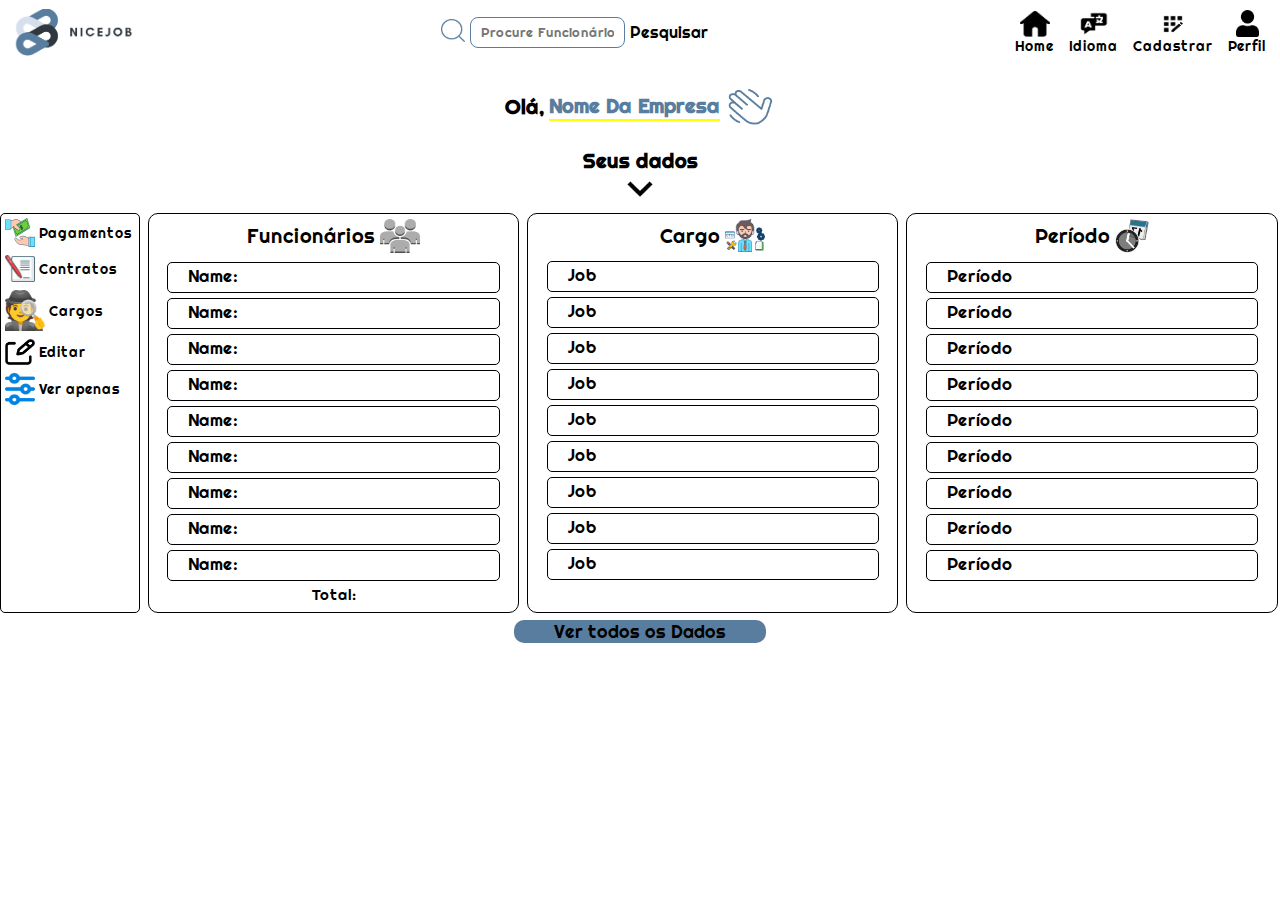
<file: adm-empresa/index.html>
<!DOCTYPE html>
<html lang="en">
  <head>
    <meta charset="UTF-8" />
    <meta http-equiv="X-UA-Compatible" content="IE=edge" />
    <meta name="viewport" content="width=device-width, initial-scale=1.0" />
    <title>NiceJob</title>
    <link rel="stylesheet" href="style.css" />
    <script src="script.js"></script>
  </head>
  <body>
    <header id="header">
      <img id="logo" src="img/logo.png" alt="" />
      <span id="content-input">
   <button id="pesquisar-mobile" onclick="pesquisarMbl()"><img class="lupa" src="img/lupa.png" alt="" /></button> 
        <input
          type="text"
          name=""
          id="input"
          placeholder="Procure Funcionários"
        />
        <button id="pesquisar" onclick="pesquisar()">Pesquisar</button>
      </span>  
      <div id="content-header">
        <nav id="nav">
          <button id="btn-mobile" onclick="toggleMenu()">
            <span id="hamburguer"></span>
          </button>          
          <ul id="menu">
          <button id="btn-home">
            <p>Home</p>
            <img id="img-home" src="img/home.png" alt="" />
          </button>
          <!---->
          <button id="btn-idioma">
            <p>Idioma</p>
            <img id="img-idioma" src="img/idioma.png" alt="" />
          </button>
          <!---->
          <button id="btn-cadastrar">
            <p>Cadastrar</p>
            <img id="img-cadastrar" src="img/cadastrar.png" alt="" />
          </button>
          <!---->
          <button id="btn-perfil">
            <p>Perfil</p>
            <img id="img-perfil" src="img/perfil.png" alt="" />
          </button>
        </ul>
          <!---->
        </nav>
      </div>
    </header>
    <!--header acima-->

    <main id="main">
      <article id="box-h1">
        <h1 id="h1">Olá,</h1>
        <h2 id="nome-empresa">Nome Da Empresa</h2>
        <img id="mão" src="img/mão.png" alt="" />
      </article>

      <article id="box-dados">
        <h2 id="dados">Seus dados</h2 span>
        <img id="img-dados" src="img/seta-bottom.png" alt="" />
      </article>

      <section id="container">
        <section id="funcionalidades">
          <button id="pg">
            <img id="img-pagamentos" src="img/dinheiro .png" alt="" />
            <p class="p">Pagamentos</p>
          </button>
          <button id="ct">
            <img id="img-contratos" src="img/contratos.png" alt="" />
            <p class="p">Contratos</p>
          </button>
          <button id="cr">
            <img id="img-cargos" src="img/cargos.png" alt="" />
            <p class="p">Cargos</p>
          </button>
          <button id="edit">
            <img id="img-editar" src="img/editar.png" alt="" />
            <p class="p">Editar</p>
          </button>
          <button id="ver">
            <img id="img-ver-apenas" src="img/ver-apenas.png" />
            <p class="p">Ver apenas</p>
          </button>
        </section>

        <section id="funcionarios">
          <div class="text-top">
            <h2 class="h2-funcionarios">Funcionários</h2>
            <img id="img-funcionarios" src="img/funcionarios.png" alt="" />
          </div>

          <div id="content-names">
            <article class="box-names">
              <p class="p-names">Name:</p>
              <span></span>
            </article>
            <article class="box-names">
              <p class="p-names">Name:</p>
              <span></span>
            </article>
            <article class="box-names">
              <p class="p-names">Name:</p>
              <span></span>
            </article>
            <article class="box-names">
              <p class="p-names">Name:</p>
              <span></span>
            </article>
            <article class="box-names">
              <p class="p-names">Name:</p>
              <span></span>
            </article>
            <article class="box-names">
              <p class="p-names">Name:</p>
              <span></span>
            </article>
            <article class="box-names">
              <p class="p-names">Name:</p>
              <span></span>
            </article>
            <article class="box-names">
              <p class="p-names">Name:</p>
              <span></span>
            </article>
            <article class="box-names">
              <p class="p-names">Name:</p>
              <span></span>
            </article>
          </div>
          <p id="total">
            Total:
            <span></span>
          </p>
        </section>

        <section class="cargos">
          <div class="text-top">
            <h2 class="h2-funcionarios">Cargo</h2>
            <img id="img-cargos" src="img/cargo.png" alt="" />
          </div>

          <div id="content-cargos">
            <article class="box-cargos">
              <p class="p-names">Job</p>
            </article>
            <article class="box-cargos">
              <p class="p-names">Job</p>
            </article>
            <article class="box-cargos">
              <p class="p-names">Job</p>
            </article>
            <article class="box-cargos">
              <p class="p-names">Job</p>
            </article>
            <article class="box-cargos">
              <p class="p-names">Job</p>
            </article>
            <article class="box-cargos">
              <p class="p-names">Job</p>
            </article>
            <article class="box-cargos">
              <p class="p-names">Job</p>
            </article>
            <article class="box-cargos">
              <p class="p-names">Job</p>
            </article>
            <article class="box-cargos">
              <p class="p-names">Job</p>
            </article>
          </div>
        </section>

        <section class="cargos">
          <div class="text-top">
            <h2 class="h2-funcionarios">Período</h2>
            <img id="img-periodo" src="img/periodo.png" alt="" />
          </div>

          <div id="content-periodo">
            <article class="box-periodo">
              <p class="p-names">Período</p>
              <span></span>
            </article>

            <article class="box-periodo">
              <p class="p-names">Período</p>
              <span></span>
            </article>

            <article class="box-periodo">
              <p class="p-names">Período</p>
              <span></span>
            </article>

            <article class="box-periodo">
              <p class="p-names">Período</p>
              <span></span>
            </article>

            <article class="box-periodo">
              <p class="p-names">Período</p>
              <span></span>
            </article>

            <article class="box-periodo">
              <p class="p-names">Período</p>
              <span></span>
            </article>

            <article class="box-periodo">
              <p class="p-names">Período</p>
              <span></span>
            </article>
            <article class="box-periodo">
              <p class="p-names">Período</p>
              <span></span>
            </article>
            <article class="box-periodo">
              <p class="p-names">Período</p>
              <span></span>
            </article>
          </div>
        </section>
      </section>
      
      <section id="ver-todos">
        <button id="btn-ver">Ver todos os Dados</button>
      </section>
      
    </main>
  </body>
</html>
</file>
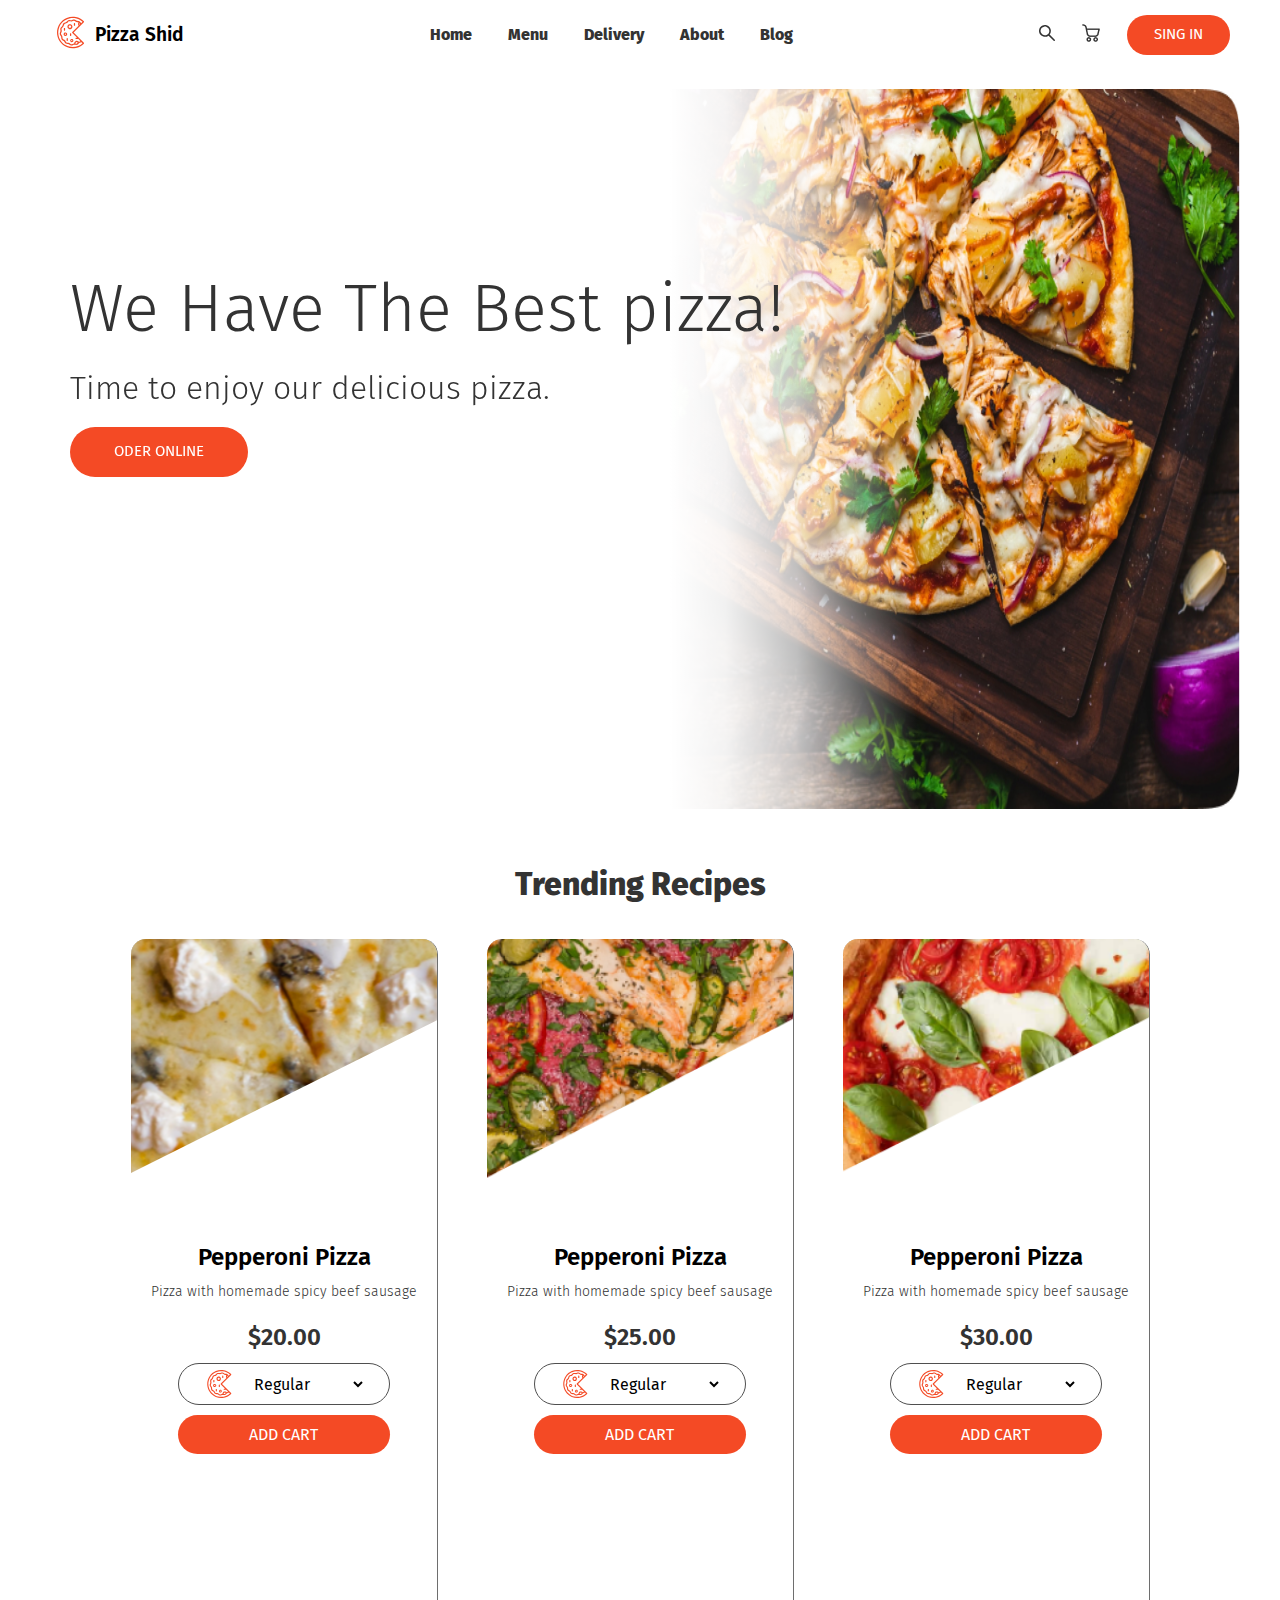
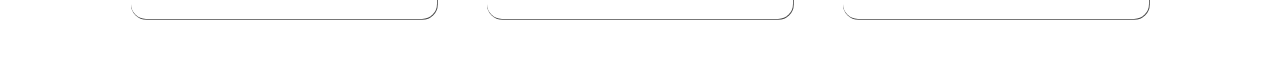
<file: pizzapage/index.html>
<!DOCTYPE html>
<html lang="pt-BR">
  <head>
    <meta charset="UTF-8" />
    <meta http-equiv="X-UA-Compatible" content="IE=edge" />
    <meta name="viewport" content="width=device-width, initial-scale=1.0" />
    <title>Pizza Shid</title>
    <link rel="stylesheet" href="style.css" />
    <link rel="stylesheet" href="cssmedia/style.css" />
    <script src="index.js"></script>
  </head>
  <body>
    <header id="header">
      <div id="box-logo">
        <a href="">
          <img id="logo" src="img/logo.svg" alt="" />
        </a>
        <a href="">
          <p id="p-logo">Pizza Shid</p>
        </a>
      </div>
      <nav id="nav">
        <button type="button" id="btn-mobile" onclick="menumobile()">
          <span id="hamburguer"></span>
        </button>
        <ul id="menu">
          <li class="li"><a href="">Home</a></li>
          <li class="li"><a href="">Menu</a></li>
          <li class="li"><a href="">Delivery</a></li>
          <li class="li"><a href="">About</a></li>
          <li class="li"><a href="">Blog</a></li>
        </ul>
      </nav>
      <div id="box-icons">
        <a href=""
          ><img class="icon-box-icon" src="img/search-icon.svg" alt=""
        /></a>
        <a href="">
          <img class="icon-box-icon" src="img/noun-cart.png" alt="" />
        </a>
        <button id="singin">SING IN</button>
      </div>
    </header>

    <main id="main">
      <section id="content1-main">
        <div id="content1-section-1-main">
          <div id="text-content1-section-1-main">
            <h1 id="h1">We Have The Best pizza!</h1>
            <h2 id="h2">Time to enjoy our delicious pizza.</h2>
            <button id="btn-content-1-section-1-main">ODER ONLINE</button>
          </div>
        </div>
      </section>
      
      <section id="content-2-main">
        <div id="box-text-content-2">
          <h2 id="h2-content-2">Trending Recipes</h2>
        </div>

        <div id="cards-buy">
          <div class="card">
            <div class="top-card">
              <img id="img-1-top" src="img/pizza1-card.svg" />
            </div>
            <div class="text-card">
              <div class="box-h2">
                <h2 class="h2-box2">Pepperoni Pizza</h2>
                <p class="p-box2">Pizza with homemade spicy beef sausage</p>
                <h2 class="cash-box2">$20.00</h2>
              </div>
              <div class="box-select-button">
                <select name="type" id="select">
                  <option value="regular" selected>Regular</option>
                  <option value="medium">Medium</option>
                  <option value="medium">Big</option>
                </select>
              </div>
              <div id="box-button">
                <button type="button" class="addCart">ADD CART</button>
              </div>
            </div>
          </div>
          <div class="card">
            <div class="top-card">
              <img id="img-2-top" src="img/pizza2card.png" />
            </div>
            <div class="text-card">
              <div class="box-h2">
                <h2 class="h2-box2">Pepperoni Pizza</h2>
                <p class="p-box2">Pizza with homemade spicy beef sausage</p>
                <h2 class="cash-box2">$25.00</h2>
              </div>
              <div class="box-select-button">
                <select name="type" id="select">
                  <option value="regular" selected>Regular</option>
                  <option value="medium">Medium</option>
                  <option value="medium">Big</option>
                </select>
              </div>
              <div id="box-button">
                <button type="button" class="addCart">ADD CART</button>
              </div>
            </div>
          </div>
          <div class="card">
            <div class="top-card">
              <img id="img-2-top" src="img/pizza3-card.png" />
            </div>
            <div class="text-card">
              <div class="box-h2">
                <h2 class="h2-box2">Pepperoni Pizza</h2>
                <p class="p-box2">Pizza with homemade spicy beef sausage</p>
                <h2 class="cash-box2">$30.00</h2>
              </div>
              <div class="box-select-button">
                <select name="type" id="select">
                  <option value="regular" selected>Regular</option>
                  <option value="medium">Medium</option>
                  <option value="medium">Big</option>
                </select>
              </div>
              <div id="box-button">
                <button type="button" class="addCart">ADD CART</button>
              </div>
            </div>
            </div>
          </div>
        </div>
      </section>
    </main>
  </body>
</html>
</file>
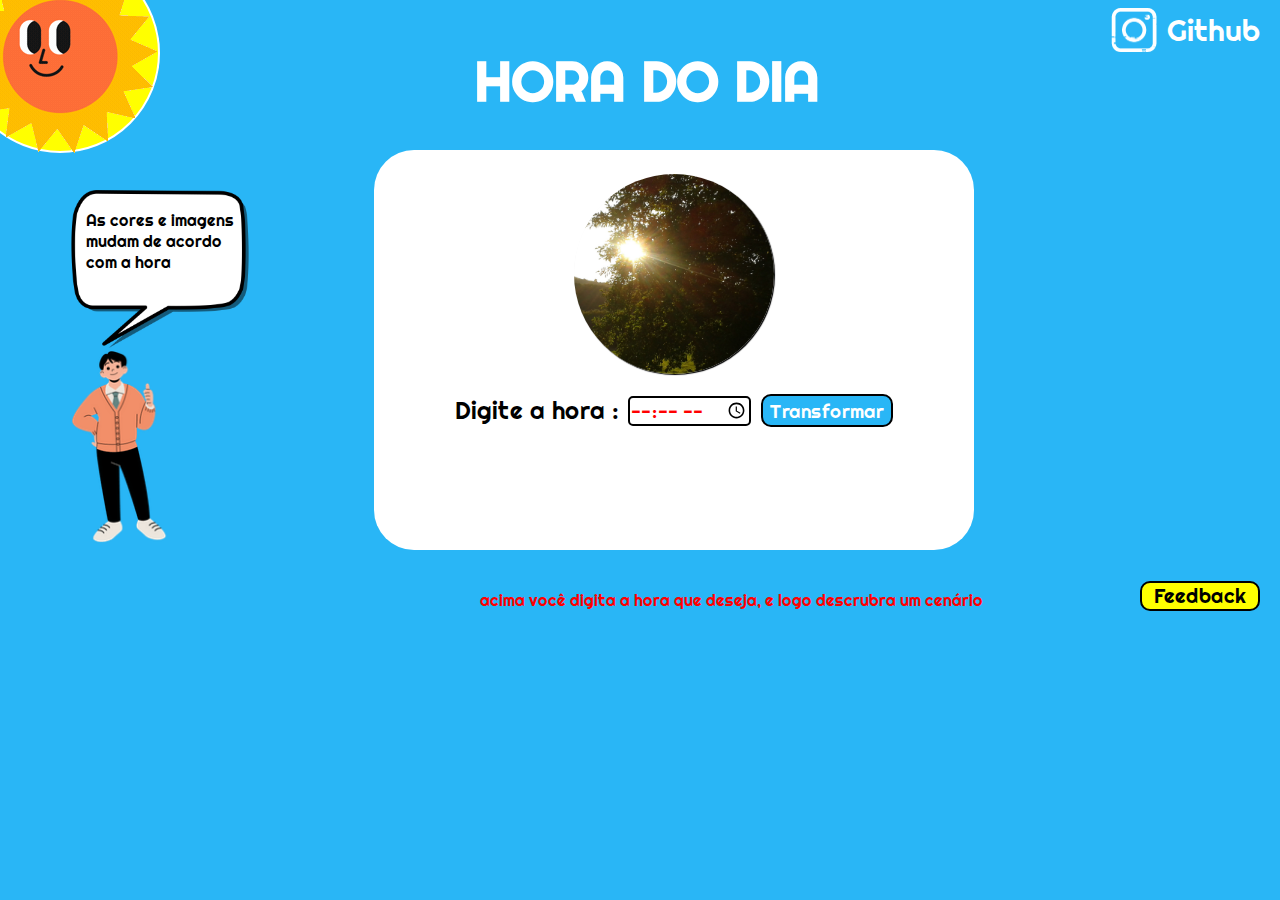
<file: primeiro-projeto/index.html>
<!DOCTYPE html>
<html lang="pt-BR">
<head>
    <meta charset="UTF-8">
    <meta http-equiv="X-UA-Compatible" content="IE=edge">
    <meta name="viewport" content="width=device-width, initial-scale=1.0">
    <title>Document</title>
    <link rel="stylesheet" href="style.css">
    <script src="script.js"></script>
</head>
<body>
                   
<!--header-->
<header>
    <div id="div_sol">
        <span id="cor"></span>
    </div>
                              
   <span id="estrelas"> <h1 id="h1"> HORA DO DIA </h1> </span>
    
   <nav id="nav">
       <img src="instagram02.webp" id="img-nav" onclick="migrar();">
       <ul id="ul">
           <li id="li"> <a id="github" href='https://github.com/arisonreis' target="_blank"> Github</a></li>
        <ul>
   </nav>
                                                   
</header>
<!--header-->   


<!--MAIN ABAIXO-->
<main>
     
    
    <section id="section-garoto">
        <article id="back-garoto">
          <p id="p-garoto">As cores e imagens<br> mudam de acordo<br> com a hora</p>
        </article>

    <article id="aticle-garoto">
     <img id="garoto" src="garoto.webp" onmouseover="over()" onmouseout="out()" >
     </article>
    </section>


    <section id="principal">
    <article id="cima">
    </article>

    <section id="status">
        <div id="perfil" onclick="animar()">
        </div> 
        </section>
     
        <section id="baixo">
            <h3 id="h3">Digite a hora :</h3>
            <input type="time" id="input" name="input" max="00:00" min="5:00" required>
            <button id="btn1" type="button" onclick="transformar()" >Transformar</button>
            <button id="btn3" onclick="voltar()">Voltar</button>
        </section>
        
 
    </section>




</main>
<!--MAIN-->

<!--footer-->
<footer>
 <article id="texto">  <p id="p-footer" >acima você digita a hora que deseja, e logo descrubra um cenário</p>
    </article>

    <article id="botão">
    <button id="btn2" type="button">Feedback</button>
</article>
</footer>
<!--footer-->



</body>
</html>
</file>
<file: adm-empresa/style.css>
@import url("https://fonts.googleapis.com/css2?family=Righteous&display=swap");
* {
  margin: 0px;
  padding: 0px;
  box-sizing: border-box;
  list-style: none;
  text-decoration: none;
  font-family: "Righteous", cursive;
}

body {
  width: 100%;
  height: 100vh;
}

#header {
  width: 100%;
  display: flex;
  flex-direction: row;
  align-items: center;
  padding: 4px;
  height: 65px;
  justify-content: center;
  justify-content: space-between;
}

#content-header {
  display: flex;
  align-items: center;
  justify-content: space-between;
  padding: 0 10px;
}

#content-input {
  display: flex;
  gap: 5px;
  align-items: center;
}

#input {
  padding: 6px 10px;
  border-radius: 8px;
  border: 1.5px solid #587d9e;
  font-size: 13px;
  text-align: center;
  outline: none;
}

#pesquisar {
  border: none;
  outline: none;
  background: none;
  font-size: 16px;
  cursor: pointer;
}
#pesquisar:hover {
  transform: scale(1.1, 1.1);
}

#logo {
  width: 120px;
  margin: 3px 10px;
}

.lupa {
  width: 24px;
}

#pesquisar-mobile {
  background: none;
  border: none;
  outline: none;
}

#nav {
  display: flex;
  align-items: center;
  gap: 20px;
}

#btn-home,
#btn-idioma,
#btn-cadastrar,
#btn-perfil {
  background: none;
  border: none;
  cursor: pointer;
  display: flex;
  flex-direction: column-reverse;
  align-items: center;
}

#menu {
  display: flex;
  gap: 15px;
}

#lupa-mobile {
  display: none;
}

#img-home,
#img-idioma {
  width: 30px;
}
#img-cadastrar {
  width: 30px;
}
#img-perfil {
  width: 23px;
}

#btn-home:hover {
  transform: scale(1.1, 1.1);
}

#btn-idioma:hover {
  transform: scale(1.1, 1.1);
}

#btn-cadastrar:hover {
  transform: scale(1.1, 1.1);
}
#btn-perfil:hover {
  transform: scale(1.1, 1.1);
}

#main {
  height: calc(100% - 65px);
  width: 100%;
}

#box-h1 {
  width: 100%;
  display: flex;
  justify-content: center;
  align-items: center;
  padding: 20px 0;
  gap: 5px;
}

#h1,
#nome-empresa {
  font-size: 20px;
}

#nome-empresa {
  color: #587d9e;
  border-bottom: 2px solid yellow;
}

#mão {
  width: 50px;
}
#mão:hover {
  transform: scale(1.1, 1.1);
  transform: rotate(60deg);
  transition: 3s;
  cursor: pointer;
}

#box-dados {
  display: flex;
  width: 100%;
  justify-content: center;
  flex-direction: column;
  align-items: center;
}

#img-dados {
  width: 50px;
  margin-top: -10px;
}

#dados {
  font-size: 20px;
}

p {
  font-size: 14px;
}

#container {
  width: 100%;
  height: 400px;
  display: flex;
  flex-direction: row;
  gap: 8px;
}

#funcionalidades {
  height: 100%;
  display: flex;
  flex-direction: column;
  border: 1px solid black;
  width: 140px;
  gap: 8px;
  padding: 4px 4px;
  border-radius: 5px;
}

#pg {
  display: flex;
  align-items: center;
  gap: 4px;
  background: none;
  border: none;
  cursor: pointer;
}
#pg:hover {
  background-color: rgba(0, 0, 0, 0.08);
}

#ct {
  display: flex;
  align-items: center;
  gap: 4px;
  gap: 4px;
  background: none;
  border: none;
  cursor: pointer;
}
#ct:hover {
  background-color: rgba(0, 0, 0, 0.08);
}

#edit {
  display: flex;
  align-items: center;
  gap: 4px;
  gap: 4px;
  background: none;
  border: none;
  cursor: pointer;
}

#edit:hover {
  background-color: rgba(0, 0, 0, 0.08);
}

#cr {
  display: flex;
  align-items: center;
  gap: 4px;
  gap: 4px;
  background: none;
  border: none;
  cursor: pointer;
}
#cr:hover {
  background-color: rgba(0, 0, 0, 0.08);
}

#ver {
  display: flex;
  align-items: center;
  gap: 4px;
  gap: 4px;
  background: none;
  border: none;
  cursor: pointer;
}

#ver:hover {
  background-color: rgba(0, 0, 0, 0.08);
}

#img-pagamentos {
  width: 30px;
}

#img-contratos {
  width: 30px;
}

#img-cargos {
  width: 30px;
}

#img-editar {
  width: 30px;
}

#img-ver-apenas {
  width: 30px;
}

.p {
  font-size: 14px;
}

#funcionarios {
  height: 100%;
  width: 29%;
  border: 1px solid black;
  border-radius: 10px;
  display: flex;
  flex-direction: column;
  gap: 4px;
}

.h2-funcionarios {
  font-size: 20px;
  font-weight: 500;
}

.text-top {
  padding: 5px 0;
  gap: 5px;
  width: 100%;
  display: flex;
  justify-content: center;
  align-items: center;
}

#img-funcionarios {
  width: 40px;
}

#content-names {
  width: 100%;
  display: flex;
  flex-direction: column;
  align-items: center;
  gap: 5px;
}

.box-names {
  height: 31px;
  width: 90%;
  border-radius: 5px;
  border: 1px solid black;
  padding: 2px 20px;
  display: flex;
}

#total {
  text-align: center;
  font-size: 15px;
}

.p-names {
  font-size: 17px;
}

.cargos {
  height: 100%;
  width: 29%;
  border: 1px solid black;
  border-radius: 10px;
  display: flex;
  flex-direction: column;
  gap: 4px;
}

#img-cargos {
  width: 40px;
}

#content-cargos {
  width: 100%;
  display: flex;
  flex-direction: column;
  align-items: center;
  gap: 5px;
}

.box-cargos {
  height: 31px;
  width: 90%;
  border-radius: 5px;
  border: 1px solid black;
  padding: 2px 20px;
  display: flex;
}

#img-periodo {
  width: 34px;
}

#content-periodo {
  width: 100%;
  display: flex;
  flex-direction: column;
  align-items: center;
  gap: 5px;
}

.box-periodo {
  height: 31px;
  width: 90%;
  border-radius: 5px;
  border: 1px solid black;
  padding: 2px 20px;
  display: flex;
}

#ver-todos {
  width: 100%;
  display: flex;
  justify-content: center;
  padding: 7px 0;
}

#btn-ver {
  background: #587d9e;
  border: none;
  padding: 2px 15px;
  border-radius: 10px;
  font-size: 20px;
  color: black;
}
#btn-ver:hover {
  cursor: pointer;
  transform: scale(1.1, 1.1);
}

#btn-mobile {
  display: none;
}

@media(max-width: 700px) {
  #menu {
    display: none;
  }

  #btn-mobile {
    display: block;
    background: none;
    border: none;
    font-size: 1.2rem;
  }
  #btn-mobile:hover {
    cursor: pointer;
  }

  #hamburguer {
    width: 20px;
    border-top: 2px solid black;
    display: block;
  }

  #hamburguer::after,
  #hamburguer::before {
    width: 20px;
    margin-top: 5px;
    height: 2px;
    background: currentColor;
    display: block;
    content: "";
    transition: 0.6s;
  }

  #nav.active #menu {
    display: flex;
    flex-direction: row;
    justify-content: center;
    gap: 50px;
    position: absolute;
    top: 65px;
    right: 1px;
    z-index: 1000;
    background-color: white;
    height: calc(max-content - 65px);
    width: 100%;
    transition: 0.6s;
  }

  #nav.active #hamburguer {
    border-top-color: transparent;
    margin-bottom: 13px;
  }

  #nav.active #hamburguer::after {
    transform: rotate(135deg);
  }
  #nav.active #hamburguer::before {
    transform: rotate(-135deg);
    position: relative;
    top: 7px;
  }

  #pesquisar {
    display: none;
  }

  #content-input {
    flex-direction: row-reverse;
  }

  #pesquisar-mobile {
    margin-top: 4px;
  }

  #container {
    flex-direction: column;
    height: max-content;
  }

  #funcionarios {
    width: 100%;
  }

  #funcionalidades {
    width: 100%;
    flex-direction: row;
    flex-wrap: wrap;
    justify-content: center;
    height: calc(max-content + 50px);
  }

  .cargos {
    width: 100%;
    padding: 10px 0;
  }

  #funcionalidades {
    gap: 15px;
  }
}

@media (min-width: 601px) and (max-width: 1200px) {
  #btn-ver {
    padding: 0 40px;
    font-size: 16px;
  }
}

@media (min-width: 900px) and (max-width: 900px) {
  #container {
    flex-wrap: wrap;
  }
}

@media (min-width: 1201px) {
  #btn-ver {
    padding: 0 40px;
    font-size: 18px;
  }

}
</file>
<file: pizzapage/style.css>
@import url("https://fonts.googleapis.com/css2?family=Fira+Sans&display=swap");
* {
  margin: 0px;
  padding: 0px;
  box-sizing: border-box;
  list-style-type: none;
  text-decoration: none;
}

html,
body {
  height: 100vh;
}

body {
  background-color: #ffff;
}

#header {
  display: flex;
  flex-direction: row;
  justify-content: space-between;
  margin: 0 auto;
  max-width: 1200px;
  padding: 10px;
}

#header #box-logo {
  display: flex;
  align-items: center;
}
#header #box-logo:hover {
  cursor: pointer;
}

#header #box-logo #logo {
  width: 45px;
}

#header #p-logo {
  color: #000000;
  font-family: "Fira Sans", sans-serif;
  font-style: normal;
  font-weight: 600;
  font-size: 1.2rem;
  line-height: 29px;
}

#nav {
  display: flex;
  align-items: center;
}

#nav #menu {
  display: flex;
  align-items: center;
  gap: 36px;
}

#nav #menu .li a {
  color: #333333;
  font-family: "Fira Sans", sans-serif;
  font-style: normal;
  font-weight: 800;
  font-size: 16px;
  line-height: 19px;
}
#nav #menu .li a:hover {
  color: #f44a25;
}

#header #box-icons {
  display: flex;
  align-items: center;
  gap: 24px;
}

#header #box-icons #singin {
  display: flex;
  flex-direction: row;
  justify-content: center;
  align-items: center;
  padding: 10px 24px 11px;
  gap: 10px;
  width: 103px;
  height: 40px;
  background: #f44a25;
  border-radius: 25px;
  border: none;
  color: white;
  font-family: "Fira Sans", sans-serif;
  font-style: normal;
  font-weight: 400;
  font-size: 15px;
  line-height: 19px;
}

#header #box-icons #singin:hover {
  cursor: pointer;
  transform: scale(1.03, 1.03);
}

#header #nav #btn-mobile {
  background: none;
  border: none;
  color: #333333;
  font-family: "Fira Sans", sans-serif;
  font-style: normal;
  font-weight: 800;
  font-size: 19px;
  cursor: pointer;
  line-height: 19px;
  display: none;
  gap: 5px;
}
#header #nav #btn-mobile:hover {
  background: rgba(0, 0, 0, 0.05);
}

#main #content1-main {
  max-width: 1200px;
  background-image: url(img/pizza-center.jpg);
  border-radius: 20px;
  background-repeat: no-repeat;
  background-size: 59% 100%;
  background-position: right;
  margin: 20px auto;
  height: 80vh;
  display: flex;
}

#content1-section-1-main {
  width: 100%;
  display: flex;
  justify-content: flex-end;
  height: 100%;
  background: linear-gradient(
    270deg,
    #ffffff 25.52%,
    rgba(255, 255, 255, 0.94) 39.28%,
    rgba(255, 255, 255, 0.73) 57.22%,
    rgba(255, 255, 255, 0) 87.25%
  );
  mix-blend-mode: normal;
  transform: matrix(-1, 0, 0, 1, 0, 0);
  background-size: 400px;
  background-position-x: 34%;
  background-repeat: no-repeat;
  padding: 180px 30px;
}

#main #content1-main #content1-section-1-main #h1 {
  font-family: "Fira Sans";
  font-style: normal;
  font-weight: 300;
  font-size: 5.2vw;
  color: #333333;
}

#main #content1-main #content1-section-1-main #h2 {
  font-family: "Fira Sans";
  font-style: normal;
  font-weight: 300;
  font-size: 2.5vw;
  color: #333333;
}

#btn-content-1-section-1-main {
  display: flex;
  flex-direction: row;
  justify-content: center;
  align-items: center;
  padding: 20px 44px 21px;
  gap: 20px;
  height: 50px;
  background: #f44a25;
  border-radius: 25px;
  border: none;
  color: white;
  font-family: "Fira Sans", sans-serif;
  font-style: normal;
  font-weight: 400;
  font-size: 15px;
  line-height: 19px;
}
#btn-content-1-section-1-main:hover {
  cursor: pointer;
  transform: scale(1.03, 1.03);
}

#text-content1-section-1-main {
  display: flex;
  flex-direction: column;
  align-items: flex-start;
  transform: matrix(-1, 0, 0, 1, 0, 0);
  gap: 20px;
}

#content-2-main {
  display: flex;
  flex-direction: column;
}

#content-2-main #box-text-content-2 {
  max-width: 500px;
  margin: 0 auto;
}
#content-2-main #box-text-content-2 #h2-content-2 {
  text-align: center;
  font-family: "Fira Sans";
  font-weight: 800;
  font-size: 2rem;
  line-height: 110px;
  color: #333333;
}

#main #content-2-main #cards-buy {
  height: 80vh;
  margin: 0 auto;
  display: flex;
  flex-direction: row;
  justify-content: center;
  padding-bottom: 40px;
  align-items: center;
  gap: 50px;
}

#main #content-2-main #cards-buy .card {
  width: 35%;
  height: 100%;
  border-radius: 15px;
  box-shadow: 0.4px 0.4px 0.4px 0.4px rgba(0, 0, 0, 0.712);
  display: block;
}
#main #content-2-main #cards-buy .card .top-card {
  width: 100%;
  height: 40%;
}

#main #content-2-main #cards-buy .card .top-card #img-1-top,
#img-2-top,
#img-3-top {
  width: 100%;
  border-radius: 15px;
}
#main #content-2-main #cards-buy .card .text-card {
  width: 100%;
  height: 60%;
  padding: 20px;
}

#main #content-2-main #cards-buy .card .text-card .box-h2 {
  margin: 0 auto;
  max-width: 100%;
}

#main #content-2-main #cards-buy .card .text-card .box-h2 .h2-box2 {
  text-align: center;
  font-family: "Fira Sans";
  font-weight: 800;
  font-size: 1.5rem;
  color: #000000;
  font-style: normal;
  font-weight: 600;
  font-size: 24px;
  line-height: 52px;
}

#main #content-2-main #cards-buy .card .text-card .box-h2 .p-box2 {
  font-family: "Fira Sans";
  font-style: normal;
  font-weight: 300;
  font-size: 14px;
  line-height: 18px;
  color: #333333;
  text-align: center;
}
#main #content-2-main #cards-buy .card .text-card .box-h2 .cash-box2 {
  font-family: "Fira Sans";
  font-style: normal;
  font-weight: 600;
  font-size: 24px;
  line-height: 32px;
  color: #333333;
  text-align: center;
  margin-top: 20px;
}
#main #content-2-main #cards-buy .box-select-button {
  display: flex;
  flex-direction: row-reverse;
  align-items: center;
  border: 1px solid #4f4f4f;
  max-width: 80%;
  height: max-content;
  margin: 10px auto;
  justify-content: center;
  border-radius: 25px;
}

#main #content-2-main #cards-buy .box-select-button #select {
  width: 60%;
  display: block;
  font-family: "Fira Sans";
  font-style: normal;
  font-weight: 400;
  font-size: 16px;
  line-height: 18px;
  background: none;
  padding: 7px 8px;
  outline: none;
  border-color: white;
  cursor: pointer;
  position: relative;
  align-self: stretch;
  flex-grow: 0;
}

#main #content-2-main #cards-buy .box-select-button::after {
  content: "";
  width: 40px;
  height: 40px;
  background-image: url(img/logo.svg);
  background-size: 100%;
  display: block;
}

#main #content-2-main #cards-buy .card .text-card #box-button {
  max-width: 80%;
  margin: 0 auto;
}
#main #content-2-main #cards-buy .card .text-card #box-button .addCart {
  width: 100%;
  background: none;
  background: #f44a25;
  border-radius: 25px;
  font-family: "Fira Sans", sans-serif;
  font-style: normal;
  font-size: 1rem;
  line-height: 19px;
  padding: 10px 8px;
  color: white;
  border: none;
  cursor: pointer;
}

#main #content-2-main #cards-buy .card .text-card #box-button .addCart:hover {
  transform: scale(1.1, 1.1);
}
</file>
<file: pizzapage/cssmedia/style.css>
@media (max-width: 759px) {
  #header #nav #btn-mobile {
    display: flex;
    justify-content: center;
  }
  #header #nav #btn-mobile #hamburguer {
    width: 20px;
    height: 3px;
    border-top: 3px solid black;
    display: block;
  }

  #header #nav #btn-mobile #hamburguer {
    margin-bottom: 17px;
  }
  #header #nav #btn-mobile #hamburguer::after {
    width: 20px;
    height: 3px;
    content: "";
    display: block;
    border-top: 3px solid currentColor;
    margin-top: 4px;
    transition: 0.5s;
  }

  #header #nav #btn-mobile #hamburguer::before {
    width: 20px;
    transition: 0.5s;
    height: 3px;
    content: "";
    display: block;
    border-bottom: 3px solid currentColor;
  }
  
  #header #nav.active #btn-mobile #hamburguer {
    border-top-color: transparent;
  }

  #header #nav.active #btn-mobile:hover {
    background: none;
  }

  #nav.active #hamburguer::after {
    transition: 0.5s;
    transform: rotate(135deg);
    position: relative;
    top: -12px;
  }
  #nav.active #hamburguer::before {
    transition: 0.5s;
    transform: rotate(-135deg);
    margin-top: 2px;
  }
  #header #nav #menu {
    display: none;
  }
  #header #nav.active #menu {
    display: block;
    height: calc(100vh - 69px);
    width: 100%;
    position: absolute;
    top: 69px;
    left: 0;
    z-index: 1000;
    background-color: white;
    transition: 0.5s;
  }
  #header #nav.active #menu .li {
    width: 100%;
    height: max-content;
    border: 1px solid rgba(0, 0, 0, 0.05);
    padding: 10px 40%;
    font-size: 4rem;
    cursor: pointer;
  }
  #header #nav.active #menu .li:hover {
    background-color: rgba(0, 0, 0, 0.05);
  }

  #header {
    width: 100%;
  }
  #main #content1-main {
    background-size: 80% 100%;

  }

  #header #box-icons {
    display: flex;
    align-items: center;
    gap: 12px;
  }
  
  #header #box-icons #singin {
    display: flex;
    flex-direction: row;
    justify-content: center;
    align-items: center;
    padding: 0px 0px 1px;
    gap: 10px;
    width: 80px;
    height: 30px;
    background: #f44a25;
    border-radius: 25px;
    border: none;
    color: white;
    font-family: "Fira Sans", sans-serif;
    font-style: normal;
    font-weight: 400;
    font-size: 13px;
    line-height: 19px;
  }
  
  #main.active{
    display: none;
  }

}

@media (max-width: 774px) and (max-width: 800px) {
  #main #content-2-main #cards-buy {
    height: auto;
    margin: 0 auto;
    flex-direction: column;
    padding-bottom: 40px;
    gap: 50px;
  }

  #main #content-2-main #cards-buy .card {
    width: 90%;
    height: 100%;
    display: block;
  }

  #main #content1-main {
    background-size: 100% 100%;
    background-position: right;
    margin: 20px auto;
    height: 550px;
  }

  #main #content1-main #content1-section-1-main #h1 {
    font-size: 6vw;
  }

  #main #content1-main #content1-section-1-main #h2 {
    font-size: 3vw;
  }

  #main #content1-main #content1-section-1-main #h1 {
    font-size: 9vw;
  }

  #main #content1-main #content1-section-1-main #h2 {
    font-size: 5vw;
  }

  #text-content1-section-1-main {
    max-width: 70%;
  }

  #content1-section-1-main {
    width: 100%;
    display: flex;
    justify-content: flex-end;
    height: 100%;
    background: linear-gradient(
      270deg,
      #ffffff 25.52%,
      rgba(255, 255, 255, 0.94) 39.28%,
      rgba(255, 255, 255, 0.73) 57.22%,
      rgba(255, 255, 255, 0) 87.25%
    );
    mix-blend-mode: normal;
    transform: matrix(-1, 0, 0, 1, 0, 0);
    background-size: 100% 100%;
    background-position-y: 0px;
  }
  
}
</file>
<file: primeiro-projeto/style.css>
@import url("https://fonts.googleapis.com/css2?family=Anton&family=Righteous&display=swap");
* {
  margin: 0;
  padding: 0;
  text-decoration: none;
  list-style: none;
  box-sizing: border-box;
}

body {
  background: #29b6f6;
}

#div_sol {
  background: yellow;
  width: 200px;
  height: 200px;
  border-radius: 50%;
  position: relative;
  left: -40px;
  bottom: 37px;
  border: 2px solid white;
  display: flex;
  justify-content: center;
}
#sol {
  width: 190px;
  margin-left: 12px;
  margin-top: 4px;
}
#sol:hover {
  transform: scale(1.1, 1.1);
}

#cor {
  background-image: url(sol.webp);
  background-repeat: no-repeat;
  background-position: center;
  width: 200px;
  height: 200px;
  border-radius: 50%;
}

header {
  display: flex;
  align-items: center;
  justify-content: center;
  justify-content: space-between;
  height: 160px;
  margin-top: 10px;
}

h1 {
  color: white;
  font-family: "Righteous", cursive;
  font-size: 50px;
  transform: scale(1.1, 1.1);
  margin-bottom: 20px;
  margin-right: 13px;
  cursor: pointer;
}

#nav,
#ul#li,
a,
#img-nav {
  color: white;
  display: flex;
  align-items: center;
  font-family: "righteous", cursive;
  font-size: 30px;
  gap: 10px;
  cursor: pointer;
}

#nav {
  margin-bottom: 140px;
  margin-right: 20px;
  margin-top: 20px;
}
a:hover {
  border-radius: 20%;
  transform: scale(1.05, 1.205);
}

#img-nav {
  width: 50px;
}

#img-nav:hover {
  transform: scale(1.1, 1.1);
}

/*header acima*/

/*main abaixo*/

main {
  display: flex;
  margin: 20px;
}

#section-garoto {
  display: flex;
  flex-direction: column;
  margin-left: 50px;
}

#garoto {
  width: 100px;
  margin-top: -20px;
}
#garoto:hover {
  transform: scale(1.1, 1.1);
  cursor: pointer;
}

#psm {
  width: 100px;
}
#psm:hover {
  transform: scale(1.1, 1.1);
}

#back-garoto {
  background-image: url("pensamentos.webp");
  background-repeat: no-repeat;
  background-size: 180px;
  height: 180px;
  display: flex;
  justify-content: center;
  width: 180px;
  cursor: pointer;
}

p {
  font-family: "Righteous", cursive;
  font-style: normal;
  font-size: 16px;
  font-weight: 400;
  color: #000000;
  margin-top: 20px;
}

#principal {
  width: 600px;
  height: 400px;
  background: #ffffff;
  border-radius: 40px;
  margin-left: 10%;
  margin-top: -40px;
}

#cima {
  padding: 12px;
  margin-right: 10px;
  display: flex;
  align-items: center;
  justify-content: center;
  gap: 10px;
}

#relogio {
  width: 100px;
  cursor: pointer;
}
#relogio:hover {
  transform: scale(1.1, 1.1);
}

h2 {
  font-family: "Righteous", cursive;
  font-style: normal;
  font-weight: 400;
  font-size: 20px;
  color: #000000;
}

#status {
  display: flex;
  justify-content: center;
}

#perfil {
  width: 200px;
  height: 200px;
  background-image: url(manhã.jpg);
  background-size: 180%;
  border-radius: 50%;
  background-repeat: no-repeat;
  background-position: center right;
  cursor: pointer;
  box-shadow: 1px 1px 1px;
}

#perfil:hover {
  transform: scale(1.1, 1.1);
}

#baixo {
  margin-top: 20px;
  gap: 10px;
  display: flex;
  align-items: center;
  justify-content: center;
}

h3 {
  font-family: "Righteous", cursive;
  font-style: normal;
  font-weight: 400;
  font-size: 1.5rem;
  color: #000000;
}

#input {
  border: 2px solid black;
  border-radius: 5px;
  font-size: 14pt;
  font-family: "righteous", cursive;
  font-style: normal;
  font-weight: normal;
  cursor: pointer;
  color: red;
}

#btn1 {
  font-family: "Righteous", cursive;
  border: 2px solid black;
  font-style: normal;
  font-weight: 400;
  font-size: 14pt;
  color: white;
  background: #29b6f6;
  width: 132px;
  height: 33px;
  border-radius: 10px;
  cursor: pointer;
}
#btn1:hover {
  transform: scale(1.1, 1.1);
}

footer {
  display: flex;
  align-items: center;
  justify-content: space-between;
}

#p-footer {
  color: black;
  font-size: 16px;
  padding-bottom: 10px;
  color: red;
  font-family: "Righteous", cursive;
}

#btn2 {
  background: yellow;
  color: black;
  height: 30px;
  width: 120px;
  font-family: "Righteous", cursive;
  border: 2px solid black;
  font-style: normal;
  font-weight: 400;
  font-size: 15pt;
  border-radius: 10px;
}
#btn2:hover {
  cursor: pointer;
  transform: scale(1.1, 1.1);
}

#texto {
  margin-left: 480px;
}

#botão {
  margin-right: 20px;
}


#btn3{
  font-family: "Righteous", cursive;
  border: 2px solid black;
  font-style: normal;
  font-weight: 400;
  font-size: 14pt;
  color: white;
  background: #29b6f6;
  width: 132px;
  height: 33px;
  border-radius: 10px;
  cursor: pointer;
  display:none; 
}#btn3:hover{
  transform: scale(1.1,1.1)
}
</file>
